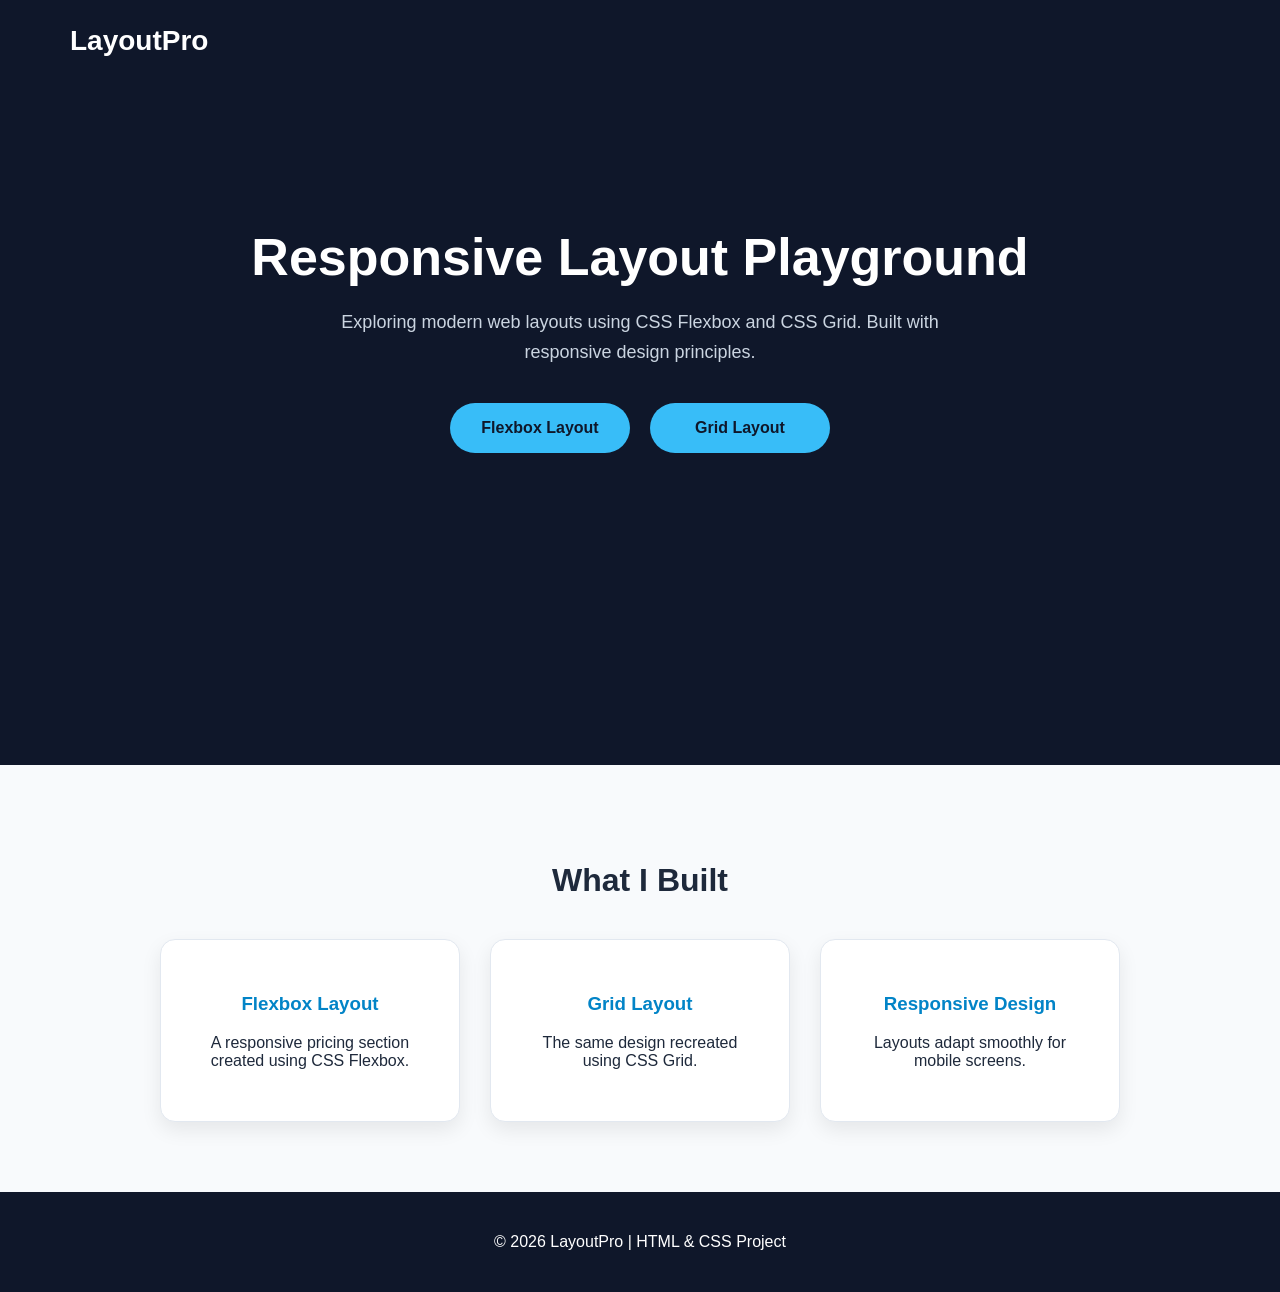
<file: index.html>
<!DOCTYPE html>
<html lang="en">

<head>
    <meta charset="UTF-8">
    <meta name="viewport" content="width=device-width, initial-scale=1.0">
    <title>Flexbox & Grid Playground</title>
    <link rel="stylesheet" href="style.css">
</head>

<body>

<header class="hero">

    <nav>
        <h2>LayoutPro</h2>
    </nav>


    <div class="hero-content">

        <h1>Responsive Layout Playground</h1>

        <p>
            Exploring modern web layouts using CSS Flexbox and CSS Grid.
            Built with responsive design principles.
        </p>

        <div class="buttons">
            <a class="btn" href="flexbox.html">
                Flexbox Layout
            </a>

            <a class="btn" href="grid.html">
                Grid Layout
            </a>
        </div>

    </div>

</header>


<section class="features">

<h2>What I Built</h2>

<div class="feature-box">

<div>
<h3>Flexbox Layout</h3>
<p>
A responsive pricing section created using CSS Flexbox.
</p>
</div>


<div>
<h3>Grid Layout</h3>
<p>
The same design recreated using CSS Grid.
</p>
</div>


<div>
<h3>Responsive Design</h3>
<p>
Layouts adapt smoothly for mobile screens.
</p>
</div>

</div>

</section>


<footer>
<p>© 2026 LayoutPro | HTML & CSS Project</p>
</footer>


</body>
</html>
</file>
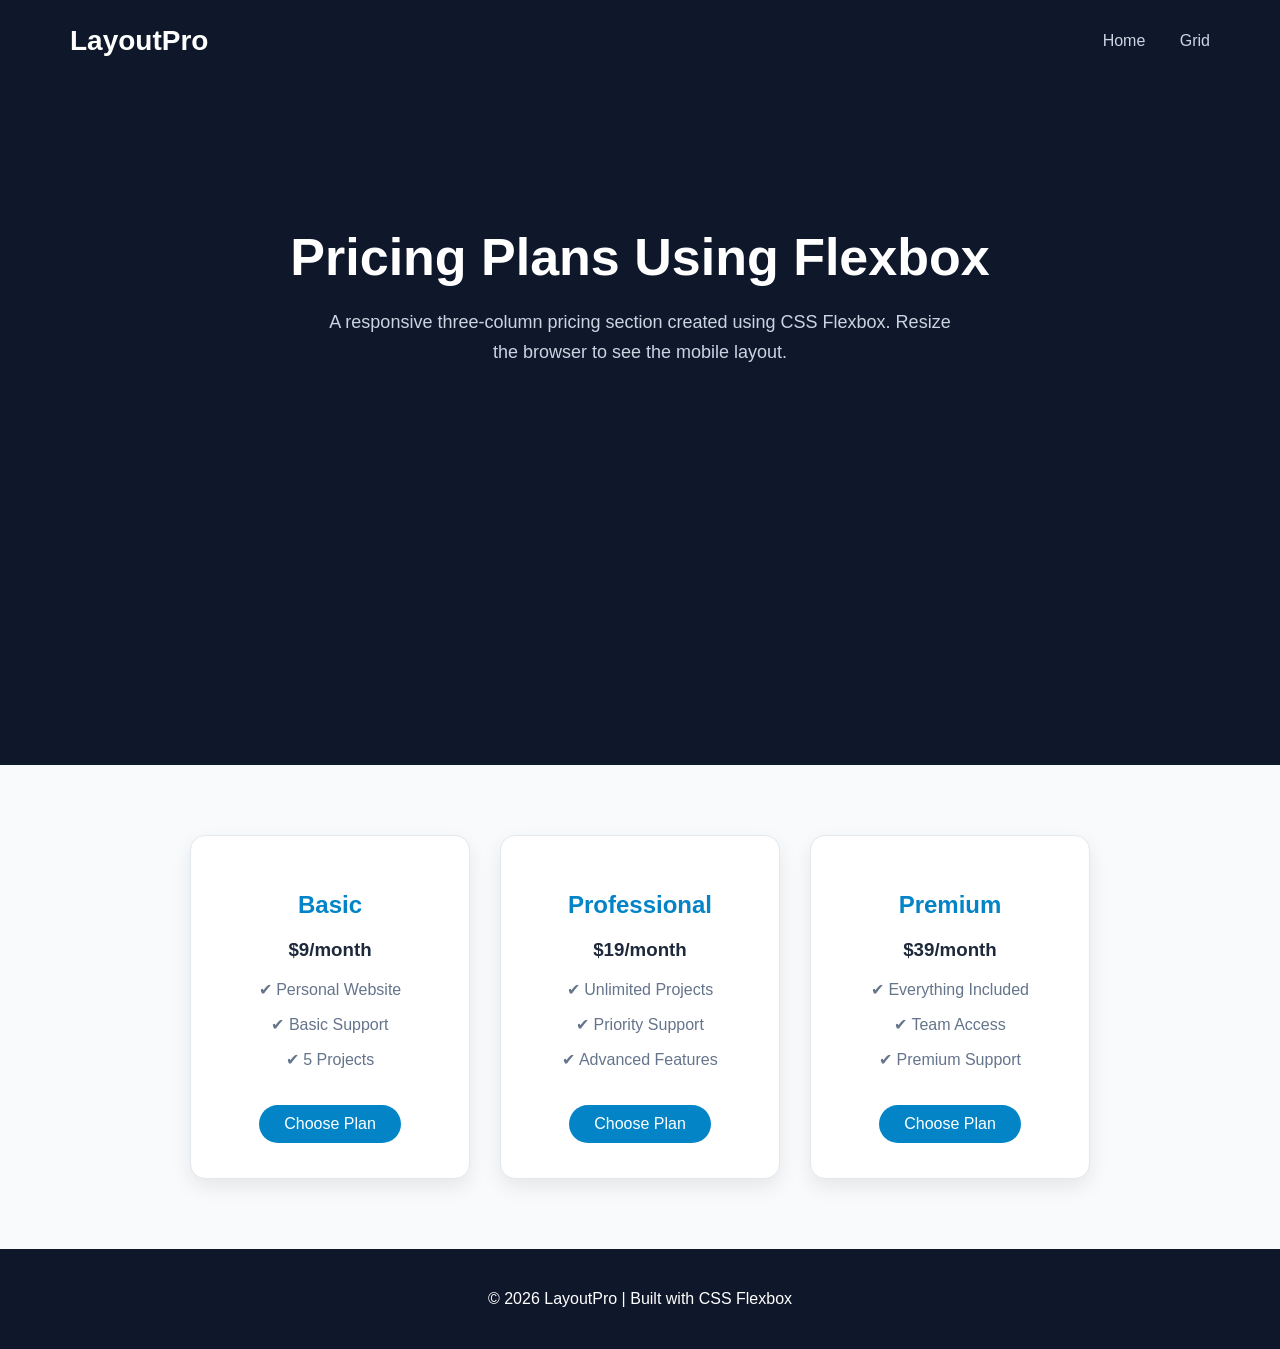
<file: flexbox.html>
<!DOCTYPE html>
<html lang="en">

<head>
    <meta charset="UTF-8">
    <meta name="viewport" content="width=device-width, initial-scale=1.0">

    <title>Flexbox Pricing</title>

    <link rel="stylesheet" href="style.css">

</head>


<body>


<header class="hero">

<nav>

<h2>LayoutPro</h2>

<div>
<a href="index.html">Home</a>
<a href="grid.html">Grid</a>
</div>

</nav>



<div class="hero-content">

<h1>Pricing Plans Using Flexbox</h1>

<p>
A responsive three-column pricing section created using CSS Flexbox.
Resize the browser to see the mobile layout.
</p>

</div>


</header>



<section class="pricing flex">


<div class="card">

<h2>Basic</h2>

<h3>$9/month</h3>

<p>✔ Personal Website</p>
<p>✔ Basic Support</p>
<p>✔ 5 Projects</p>

</div>



<div class="card">

<h2>Professional</h2>

<h3>$19/month</h3>

<p>✔ Unlimited Projects</p>
<p>✔ Priority Support</p>
<p>✔ Advanced Features</p>

</div>



<div class="card">

<h2>Premium</h2>

<h3>$39/month</h3>

<p>✔ Everything Included</p>
<p>✔ Team Access</p>
<p>✔ Premium Support</p>

</div>


</section>



<footer>

<p>© 2026 LayoutPro | Built with CSS Flexbox</p>

</footer>



</body>

</html>
</file>
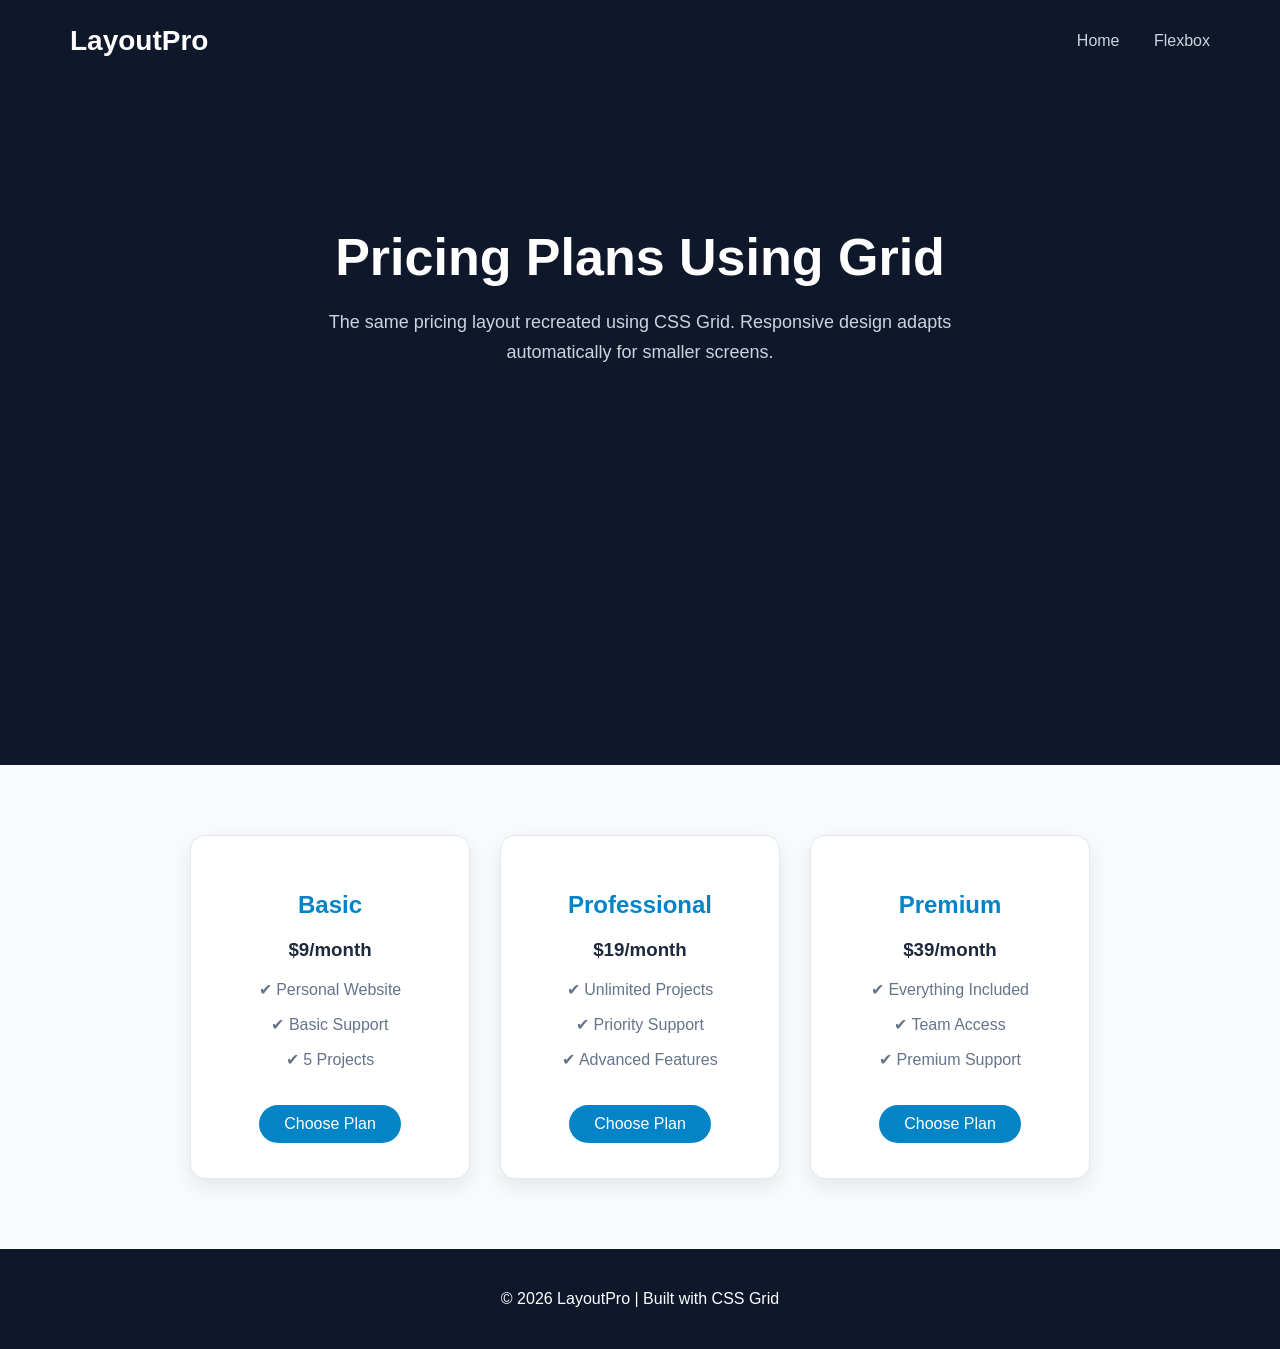
<file: grid.html>
<!DOCTYPE html>
<html lang="en">

<head>

<meta charset="UTF-8">
<meta name="viewport" content="width=device-width, initial-scale=1.0">

<title>Grid Pricing</title>

<link rel="stylesheet" href="style.css">

</head>


<body>


<header class="hero">


<nav>

<h2>LayoutPro</h2>

<div>

<a href="index.html">Home</a>
<a href="flexbox.html">Flexbox</a>

</div>

</nav>



<div class="hero-content">

<h1>Pricing Plans Using Grid</h1>

<p>
The same pricing layout recreated using CSS Grid.
Responsive design adapts automatically for smaller screens.
</p>

</div>


</header>



<section class="pricing grid">


<div class="card">

<h2>Basic</h2>

<h3>$9/month</h3>

<p>✔ Personal Website</p>
<p>✔ Basic Support</p>
<p>✔ 5 Projects</p>

</div>




<div class="card">

<h2>Professional</h2>

<h3>$19/month</h3>

<p>✔ Unlimited Projects</p>
<p>✔ Priority Support</p>
<p>✔ Advanced Features</p>

</div>




<div class="card">

<h2>Premium</h2>

<h3>$39/month</h3>

<p>✔ Everything Included</p>
<p>✔ Team Access</p>
<p>✔ Premium Support</p>

</div>


</section>



<footer>

<p>© 2026 LayoutPro | Built with CSS Grid</p>

</footer>



</body>

</html>
</file>
<file: style.css>
* {
    box-sizing: border-box;
}

body {
    margin: 0;
    font-family: "Segoe UI", Arial, sans-serif;
    background: #f8fafc;
    color: #1e293b;
}


/* =====================
   Header / Hero
===================== */

.hero {
    min-height: 85vh;
    background: #0f172a;
    color: white;
}


nav {
    display: flex;
    justify-content: space-between;
    align-items: center;
    padding: 25px 70px;
}


nav h2 {
    margin: 0;
    color: white;
    font-size: 28px;
}


nav a {
    text-decoration: none;
    color: #cbd5e1;
    margin-left: 30px;
}


nav a:hover {
    color: #38bdf8;
}


/* Hero Content */

.hero-content {
    text-align: center;
    padding: 110px 20px;
}


.hero-content h1 {
    font-size: 52px;
    margin-bottom: 20px;
}


.hero-content p {
    max-width: 650px;
    margin: auto;
    color: #cbd5e1;
    font-size: 18px;
    line-height: 1.7;
}


/* =====================
   Buttons
===================== */

.buttons {
    display: flex;
    justify-content: center;
    gap: 20px;
    margin-top: 35px;
}


.btn {
    display: inline-flex;
    justify-content: center;
    align-items: center;

    width: 180px;
    height: 50px;

    background: #38bdf8;
    color: #0f172a;

    border-radius: 30px;
    text-decoration: none;
    font-weight: bold;
}


.btn:hover {
    background: white;
}


/* =====================
   Features
===================== */

.features {
    padding: 70px 20px;
    text-align: center;
    background: #f8fafc;
}


.features h2 {
    font-size: 32px;
}


.feature-box {
    display: flex;
    justify-content: center;
    gap: 30px;
    margin-top: 40px;
}


.feature-box div {

    background: white;
    width: 300px;
    padding: 35px;

    border-radius: 15px;
    border: 1px solid #e2e8f0;

    box-shadow: 0 8px 20px rgba(0,0,0,0.08);
}


.feature-box h3 {
    color: #0284c7;
}


/* =====================
   Pricing Cards
===================== */

.pricing {
    padding: 70px 20px;
}


.flex {
    display: flex;
    justify-content: center;
    gap: 30px;
}


.card {

    background: white;
    width: 280px;

    padding: 35px;
    text-align: center;

    border-radius: 15px;

    border: 1px solid #e2e8f0;

    box-shadow: 0 8px 20px rgba(0,0,0,0.08);

}


.card h2 {
    color: #0284c7;
}


.card p {
    color: #64748b;
}


/* Button inside cards */

.card::after {

    content: "Choose Plan";

    display: inline-block;

    margin-top: 20px;

    background: #0284c7;

    color:white;

    padding:10px 25px;

    border-radius:25px;

}


/* =====================
   Footer
===================== */

footer {

    background: #0f172a;

    color:white;

    text-align:center;

    padding:25px;

}


/* =====================
   Grid Layout
===================== */

.grid {

    display: grid;

    grid-template-columns: repeat(3, 280px);

    justify-content: center;

    gap: 30px;

}



/* =====================
   Responsive
===================== */

@media(max-width:600px){

    nav {
        flex-direction: column;
        gap:20px;
    }


    nav a {
        margin:10px;
    }


    .hero-content h1 {
        font-size:34px;
    }


    .buttons {
        flex-direction: column;
        align-items:center;
    }


    .btn {
        width:180px;
    }


    .feature-box,
    .flex {

        flex-direction:column;
        align-items:center;

    }


    .grid {

        grid-template-columns:1fr;
        justify-items:center;

    }

}
</file>
